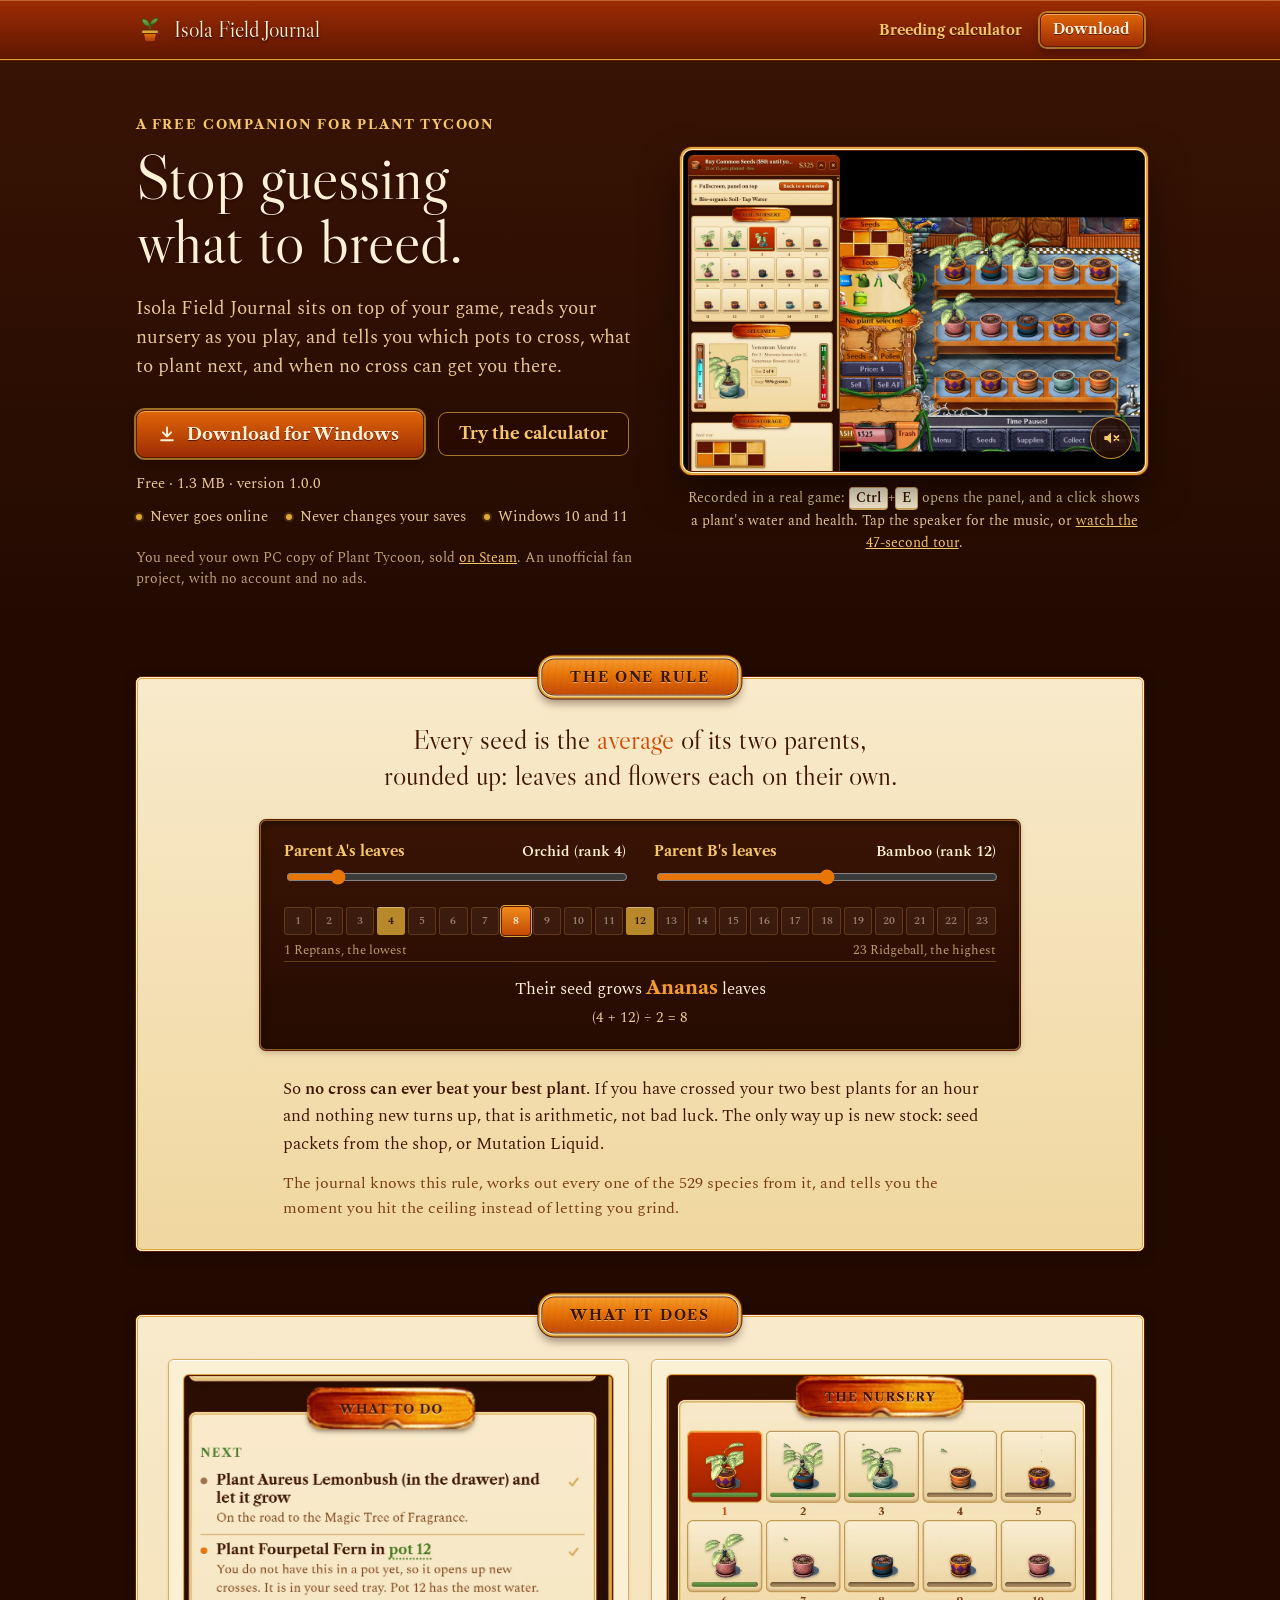
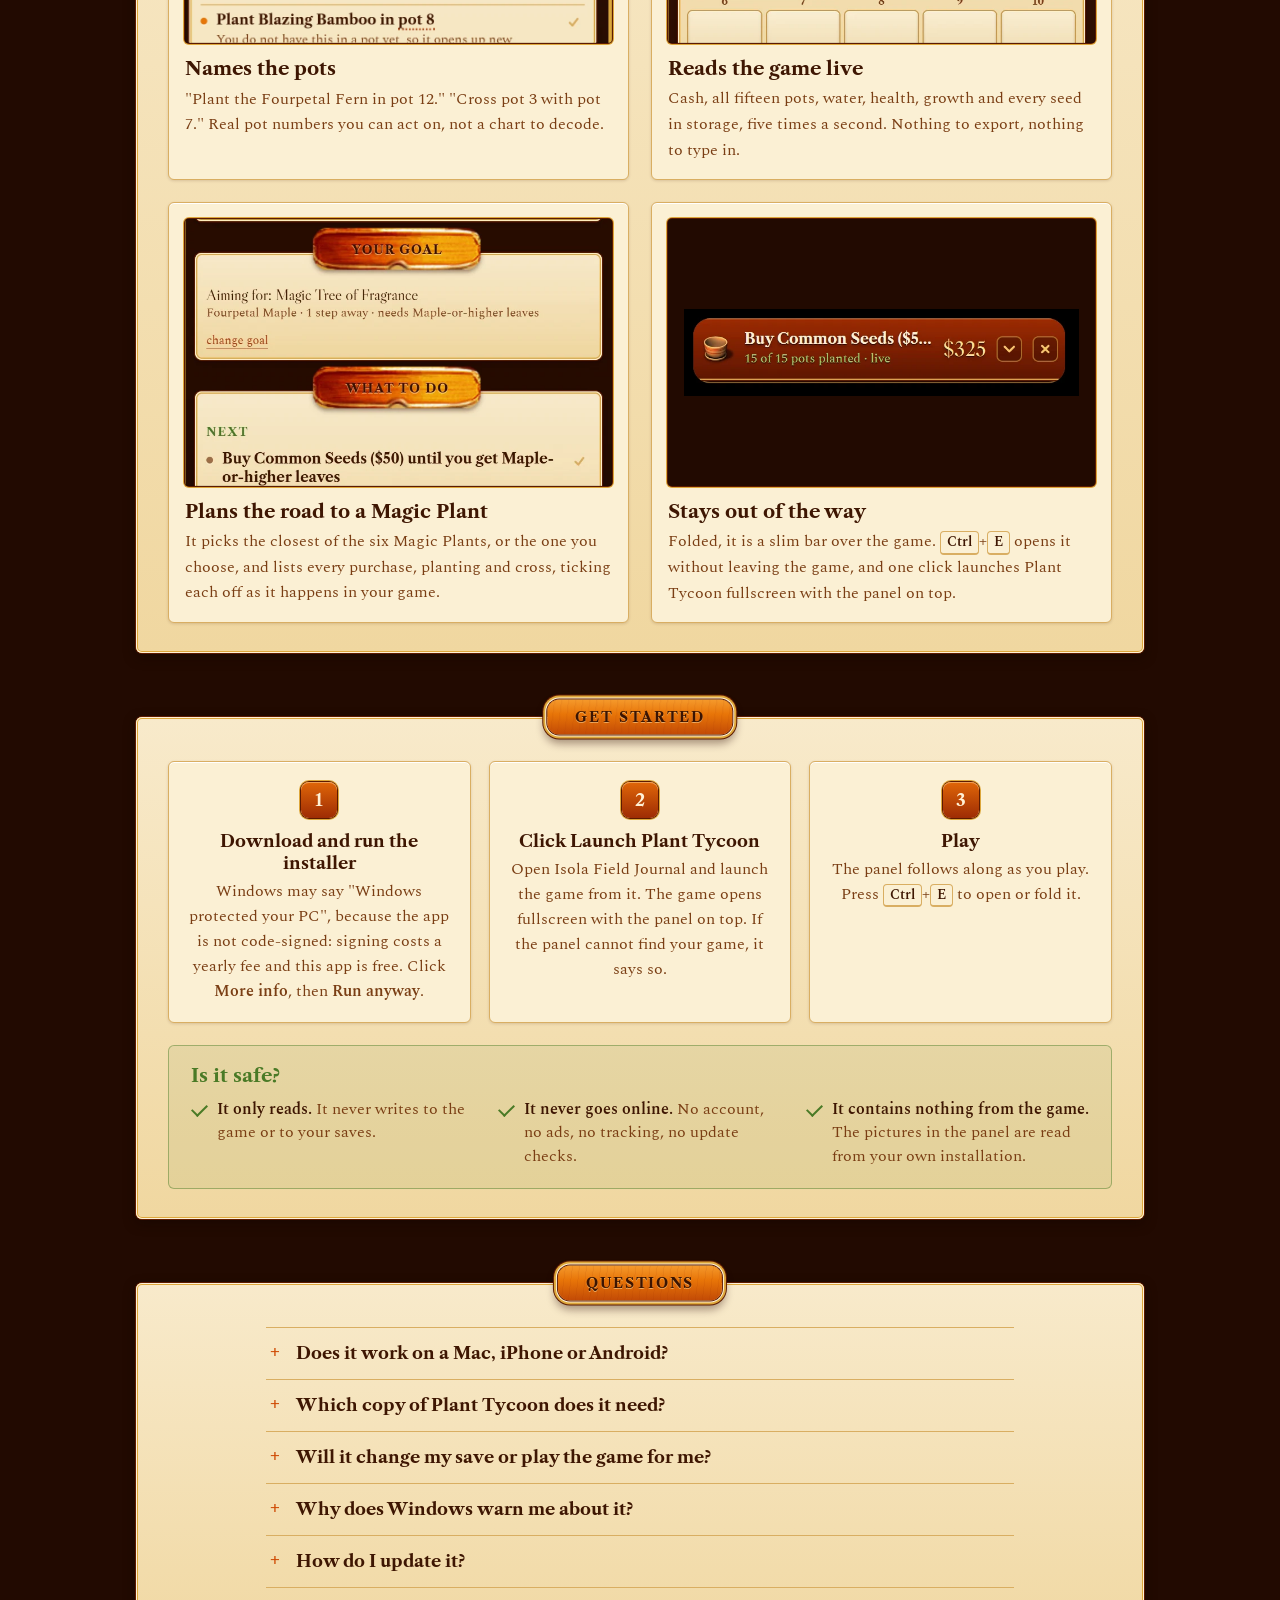
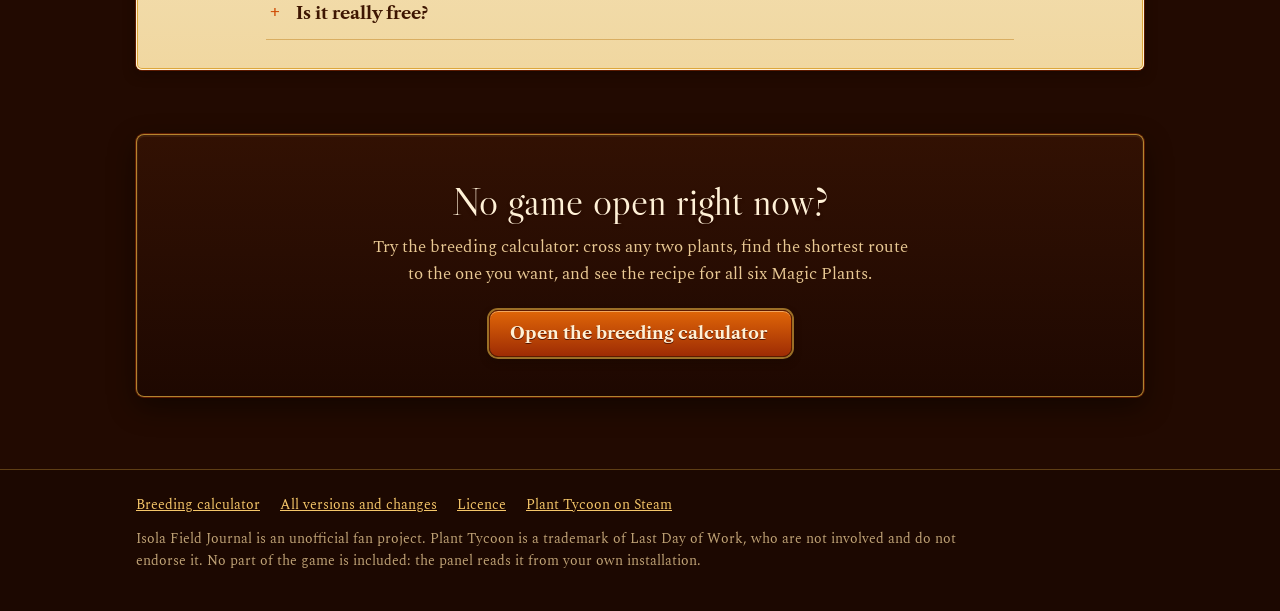
<file: index.html>
<!doctype html>
<html lang="en">
<head>
<meta charset="utf-8">
<meta name="viewport" content="width=device-width, initial-scale=1">
<title>Isola Field Journal: a live breeding companion for Plant Tycoon</title>
<meta name="description" content="A free overlay for Plant Tycoon on Windows. It reads your nursery as you play and tells you which pots to cross, what to plant next, and when no cross can get you there.">
<link rel="canonical" href="https://kjubikstronk.github.io/isola-field-journal/">
<meta property="og:type" content="website">
<meta property="og:site_name" content="Isola Field Journal">
<meta property="og:title" content="Isola Field Journal: stop guessing what to breed in Plant Tycoon">
<meta property="og:description" content="A free overlay that reads your nursery live and names the pots to cross. Windows, 1.3 MB, no account, nothing sent anywhere.">
<meta property="og:url" content="https://kjubikstronk.github.io/isola-field-journal/">
<meta property="og:image" content="https://kjubikstronk.github.io/isola-field-journal/media/og.png">
<meta property="og:image:width" content="1200">
<meta property="og:image:height" content="630">
<meta name="twitter:card" content="summary_large_image">
<meta name="color-scheme" content="dark">
<meta name="theme-color" content="#3A1404">
<link rel="icon" href="favicon.svg" type="image/svg+xml">
<link rel="stylesheet" href="site.css">
</head>
<body>

<header class="topbar">
  <div class="topbar-in">
    <a class="wordmark" href="./"><img src="favicon.svg" alt="" width="28" height="28">Isola Field Journal</a>
    <nav class="topnav" aria-label="Site">
      <a href="calculator.html">Breeding calculator</a>
      <a class="btn-wood small hide-small" href="https://github.com/Kjubikstronk/isola-field-journal/releases/latest/download/IsolaFieldJournal-setup.exe">Download</a>
    </nav>
  </div>
</header>

<main>
  <section class="hero">
    <div>
      <p class="eyebrow">A free companion for Plant Tycoon</p>
      <h1>Stop guessing what to breed.</h1>
      <p class="lede">Isola Field Journal sits on top of your game, reads your nursery as you play, and tells you which pots to cross, what to plant next, and when no cross can get you there.</p>
      <div class="cta-row">
        <a class="btn-wood" href="https://github.com/Kjubikstronk/isola-field-journal/releases/latest/download/IsolaFieldJournal-setup.exe">
          <svg viewBox="0 0 24 24" width="20" height="20" aria-hidden="true"><path d="M12 4v11M7 10l5 5 5-5M5 19.5h14" fill="none" stroke="currentColor" stroke-width="2.2" stroke-linecap="round" stroke-linejoin="round"/></svg>
          Download for Windows
        </a>
        <a class="btn-ghost" href="calculator.html">Try the calculator</a>
      </div>
      <p class="cta-meta">Free &middot; 1.3&nbsp;MB &middot; version 1.0.0</p>
      <ul class="trust" aria-label="In short">
        <li>Never goes online</li>
        <li>Never changes your saves</li>
        <li>Windows 10 and 11</li>
      </ul>
      <p class="only-small">On your phone? The app runs on a Windows PC, so open this page there. The <a href="calculator.html">breeding calculator</a> works right here.</p>
      <p class="fineprint">You need your own PC copy of Plant Tycoon, sold <a href="https://store.steampowered.com/app/16120/Plant_Tycoon/">on Steam</a>. An unofficial fan project, with no account and no ads.</p>
    </div>
    <figure class="hero-media">
      <div class="frame">
        <video id="heroVideo" autoplay muted loop playsinline preload="metadata" poster="media/hero.webp" width="1180" height="820"
               aria-label="Real play: the folded panel sits beside Plant Tycoon, Ctrl+E opens it, and clicking pots shows each plant with its water and health.">
          <source src="media/hero.mp4" type="video/mp4">
        </video>
        <button class="sound" id="heroSound" type="button" aria-pressed="false" aria-label="Play the music">
          <svg class="sound-off" viewBox="0 0 24 24" width="20" height="20" aria-hidden="true"><path d="M4 9.5h3.5L12 5.5v13L7.5 14.5H4z" fill="currentColor"/><path d="M16 9.5l5 5M21 9.5l-5 5" fill="none" stroke="currentColor" stroke-width="2" stroke-linecap="round"/></svg>
          <svg class="sound-on" viewBox="0 0 24 24" width="20" height="20" aria-hidden="true"><path d="M4 9.5h3.5L12 5.5v13L7.5 14.5H4z" fill="currentColor"/><path d="M15.5 9a4.2 4.2 0 0 1 0 6M18.2 6.5a8 8 0 0 1 0 11" fill="none" stroke="currentColor" stroke-width="2" stroke-linecap="round"/></svg>
        </button>
      </div>
      <figcaption>Recorded in a real game: <kbd>Ctrl</kbd>+<kbd>E</kbd> opens the panel, and a click shows a plant's water and health. Tap the speaker for the music, or <a href="media/promo.mp4">watch the 47-second tour</a>.</figcaption>
    </figure>
  </section>

  <section class="plate" aria-labelledby="ruleTitle">
    <h2 class="plaque" id="ruleTitle">The one rule</h2>
    <p class="big">Every seed is the <em>average</em> of its two parents, rounded up: leaves and flowers each on their own.</p>
    <div class="demo" id="demo">
      <div class="demo-parents">
        <div class="demo-row">
          <label for="rankA">Parent A's leaves</label>
          <output for="rankA" id="nameA">Orchid (rank 4)</output>
          <input type="range" id="rankA" min="1" max="23" value="4">
        </div>
        <div class="demo-row">
          <label for="rankB">Parent B's leaves</label>
          <output for="rankB" id="nameB">Bamboo (rank 12)</output>
          <input type="range" id="rankB" min="1" max="23" value="12">
        </div>
      </div>
      <div class="track" id="track" aria-hidden="true"></div>
      <div class="track-key" aria-hidden="true"><span>1 Reptans, the lowest</span><span>23 Ridgeball, the highest</span></div>
      <p class="demo-result" aria-live="polite">Their seed grows <strong id="nameChild">Ananas</strong> leaves <span class="demo-sum" id="rankChild">(4 + 12) &divide; 2 = 8</span></p>
    </div>
    <div class="narrow">
      <p>So <strong>no cross can ever beat your best plant</strong>. If you have crossed your two best plants for an hour and nothing new turns up, that is arithmetic, not bad luck. The only way up is new stock: seed packets from the shop, or Mutation Liquid.</p>
      <p class="note">The journal knows this rule, works out every one of the 529 species from it, and tells you the moment you hit the ceiling instead of letting you grind.</p>
    </div>
  </section>

  <section class="plate" aria-labelledby="doesTitle">
    <h2 class="plaque" id="doesTitle">What it does</h2>
    <div class="features">
      <article class="feature">
        <figure class="shot"><img src="media/advice.webp" width="950" height="593" alt="The panel's advice: plant the Aureus Lemonbush from the drawer, then which seed goes in which numbered pot." loading="lazy"></figure>
        <div>
          <h3>Names the pots</h3>
          <p>"Plant the Fourpetal Fern in pot 12." "Cross pot 3 with pot 7." Real pot numbers you can act on, not a chart to decode.</p>
        </div>
      </article>
      <article class="feature">
        <figure class="shot"><img src="media/seeds.webp" width="760" height="474" alt="The nursery in the panel during real play: the player's own plants in pots 1, 2, 3 and 6, with pot 1 selected." loading="lazy"></figure>
        <div>
          <h3>Reads the game live</h3>
          <p>Cash, all fifteen pots, water, health, growth and every seed in storage, five times a second. Nothing to export, nothing to type in.</p>
        </div>
      </article>
      <article class="feature">
        <figure class="shot"><img src="media/road.webp" width="760" height="474" alt="The goal in the panel during real play: aiming for the Magic Tree of Fragrance, one step away, and the next thing to do." loading="lazy"></figure>
        <div>
          <h3>Plans the road to a Magic Plant</h3>
          <p>It picks the closest of the six Magic Plants, or the one you choose, and lists every purchase, planting and cross, ticking each off as it happens in your game.</p>
        </div>
      </article>
      <article class="feature">
        <figure class="shot is-bar"><img src="media/bar.webp" width="680" height="150" alt="The panel folded into a slim bar during real play: the next step, 15 of 15 pots planted, read live, and the cash." loading="lazy"></figure>
        <div>
          <h3>Stays out of the way</h3>
          <p>Folded, it is a slim bar over the game. <kbd>Ctrl</kbd>+<kbd>E</kbd> opens it without leaving the game, and one click launches Plant Tycoon fullscreen with the panel on top.</p>
        </div>
      </article>
    </div>
  </section>

  <section class="plate" id="start" aria-labelledby="startTitle">
    <h2 class="plaque" id="startTitle">Get started</h2>
    <ol class="steps">
      <li>
        <strong>Download and run the installer</strong>
        <p>Windows may say "Windows protected your PC", because the app is not code-signed: signing costs a yearly fee and this app is free. Click <b>More info</b>, then <b>Run anyway</b>.</p>
      </li>
      <li>
        <strong>Click Launch Plant Tycoon</strong>
        <p>Open Isola Field Journal and launch the game from it. The game opens fullscreen with the panel on top. If the panel cannot find your game, it says so.</p>
      </li>
      <li>
        <strong>Play</strong>
        <p>The panel follows along as you play. Press <kbd>Ctrl</kbd>+<kbd>E</kbd> to open or fold it.</p>
      </li>
    </ol>
    <div class="safe">
      <h3>Is it safe?</h3>
      <ul>
        <li><b>It only reads.</b> It never writes to the game or to your saves.</li>
        <li><b>It never goes online.</b> No account, no ads, no tracking, no update checks.</li>
        <li><b>It contains nothing from the game.</b> The pictures in the panel are read from your own installation.</li>
      </ul>
    </div>
  </section>

  <section class="plate" aria-labelledby="faqTitle">
    <h2 class="plaque" id="faqTitle">Questions</h2>
    <div class="faq">
      <details>
        <summary>Does it work on a Mac, iPhone or Android?</summary>
        <p>No. It is for Windows 10 and 11, with the PC version of Plant Tycoon.</p>
      </details>
      <details>
        <summary>Which copy of Plant Tycoon does it need?</summary>
        <p>It was built on the standalone PC version, and it also looks for the game in your Steam libraries on every drive. If it cannot find your copy, it tells you where it looked.</p>
      </details>
      <details>
        <summary>Will it change my save or play the game for me?</summary>
        <p>Neither. It never writes anything, and it never clicks anything. It tells you what to do; you still play.</p>
      </details>
      <details>
        <summary>Why does Windows warn me about it?</summary>
        <p>Windows warns about every program that is not code-signed, and signing costs a yearly fee. This app is free, so it is not signed. Click "More info", then "Run anyway".</p>
      </details>
      <details>
        <summary>How do I update it?</summary>
        <p>Download the latest version from this page and install it over the old one. Hover over the panel's close button to see which version you have. The app never checks online by itself.</p>
      </details>
      <details>
        <summary>Is it really free?</summary>
        <p>Yes. No ads, no account, nothing to buy, now or later.</p>
      </details>
    </div>
  </section>

  <section class="closing">
    <h2>No game open right now?</h2>
    <p>Try the breeding calculator: cross any two plants, find the shortest route to the one you want, and see the recipe for all six Magic Plants.</p>
    <a class="btn-wood" href="calculator.html">Open the breeding calculator</a>
  </section>
</main>

<footer class="footer">
  <div class="footer-in">
    <nav aria-label="More">
      <a href="calculator.html">Breeding calculator</a>
      <a href="https://github.com/Kjubikstronk/isola-field-journal/releases">All versions and changes</a>
      <a href="LICENSE.txt">Licence</a>
      <a href="https://store.steampowered.com/app/16120/Plant_Tycoon/">Plant Tycoon on Steam</a>
    </nav>
    <p>Isola Field Journal is an unofficial fan project. Plant Tycoon is a trademark of Last Day of Work, who are not involved and do not endorse it. No part of the game is included: the panel reads it from your own installation.</p>
  </div>
</footer>

<script type="module" src="hook.js"></script>
</body>
</html>
</file>
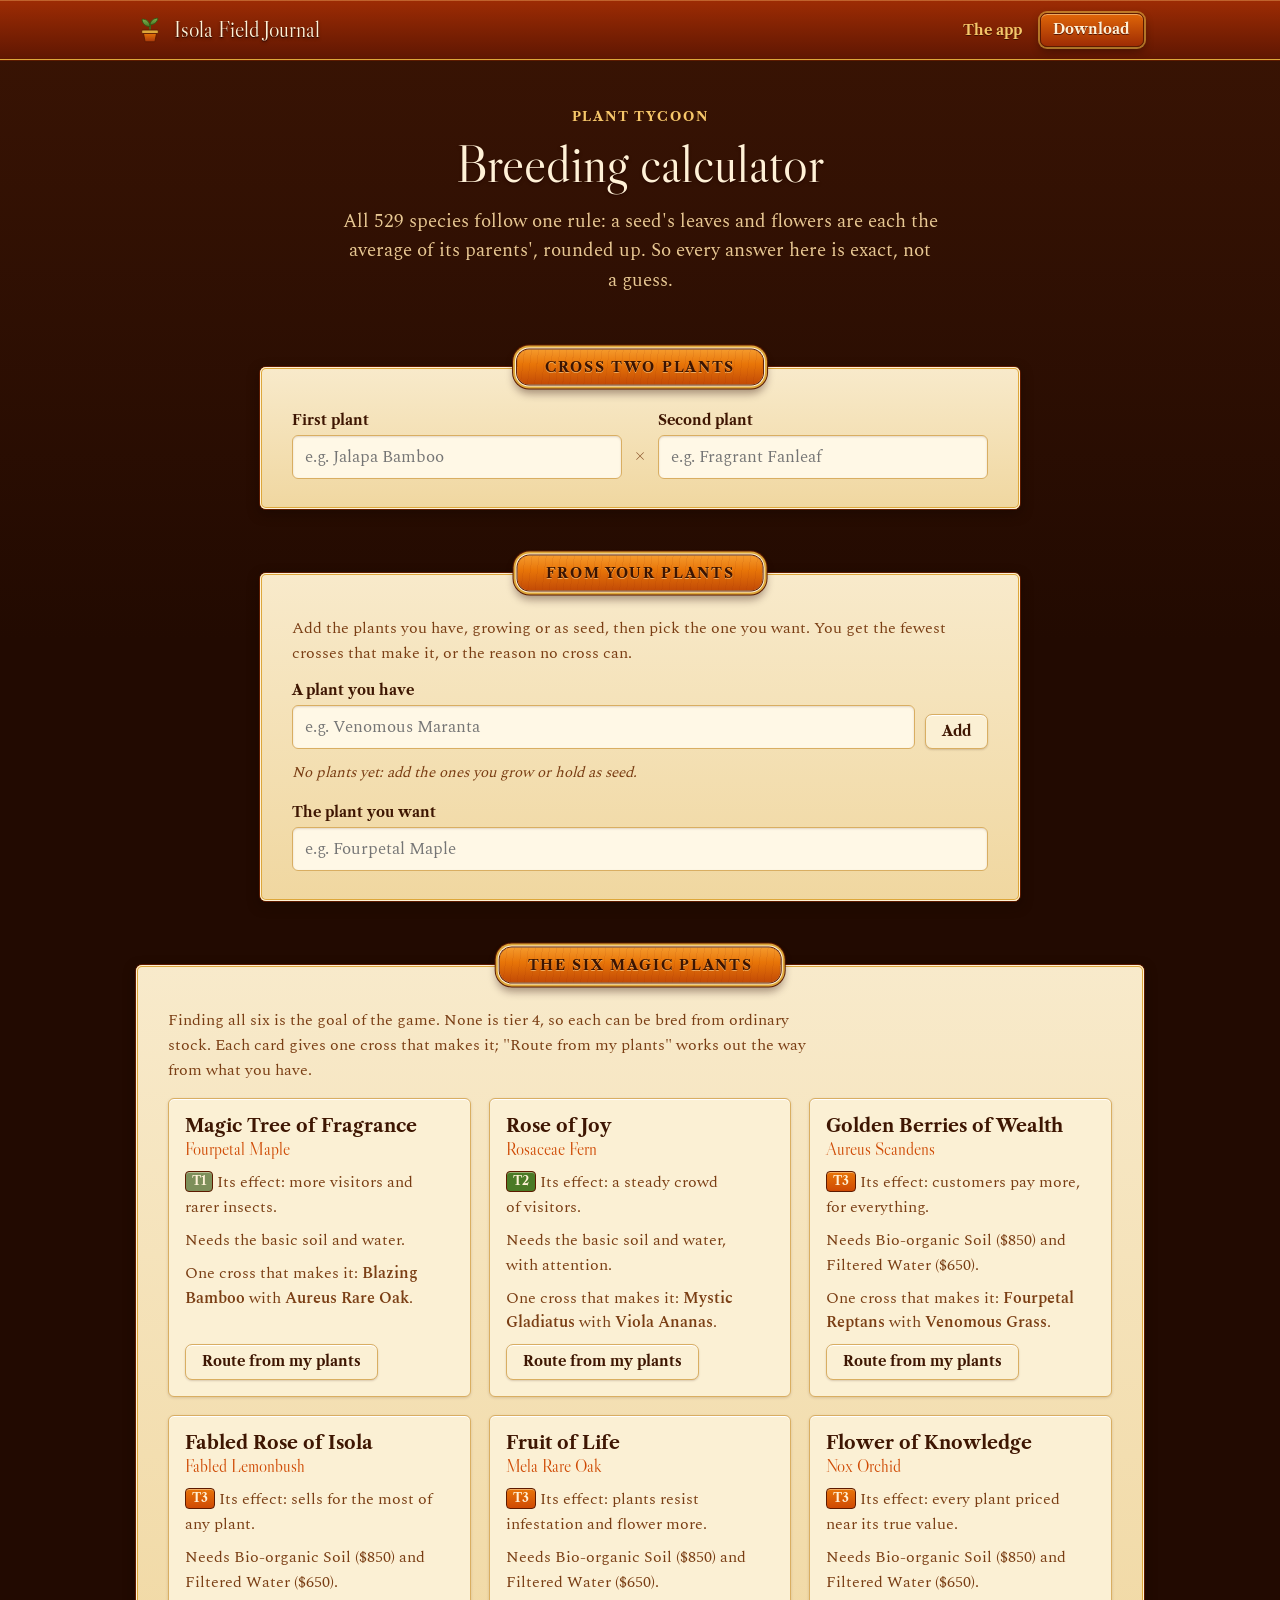
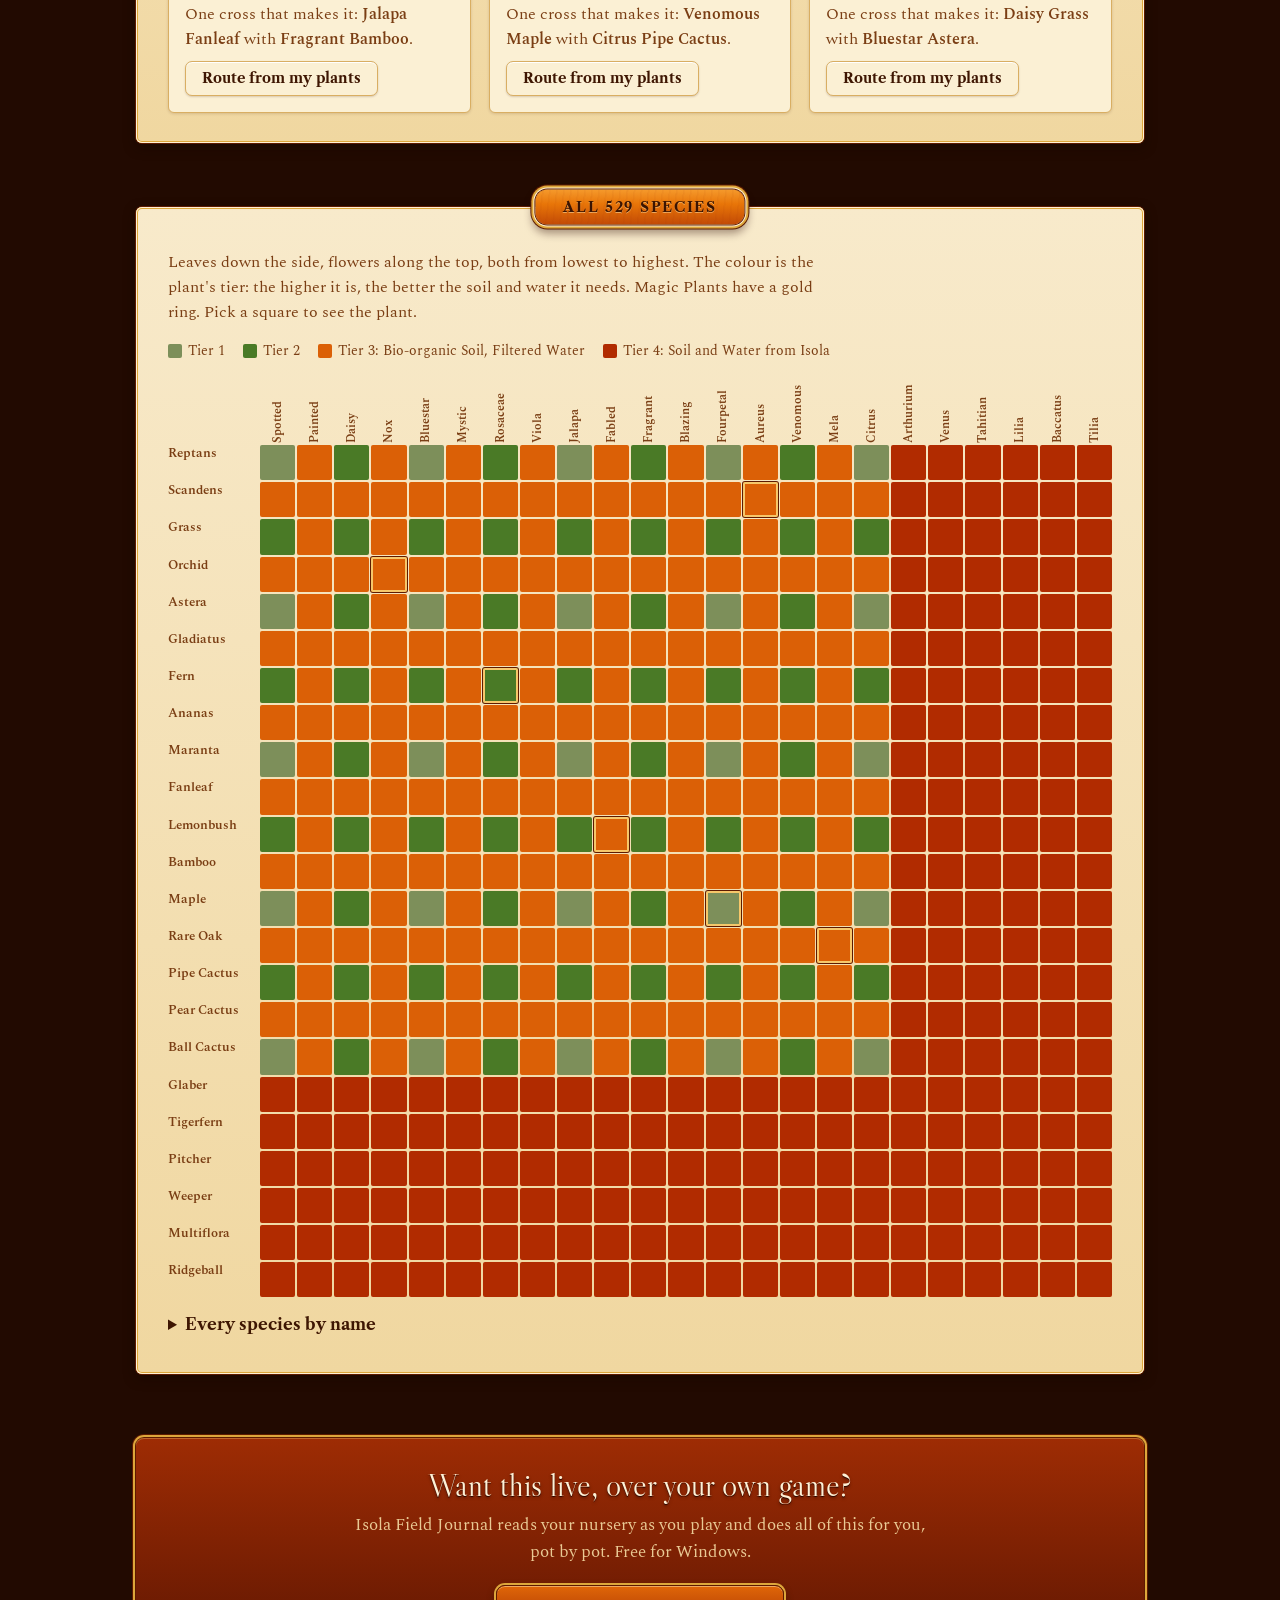
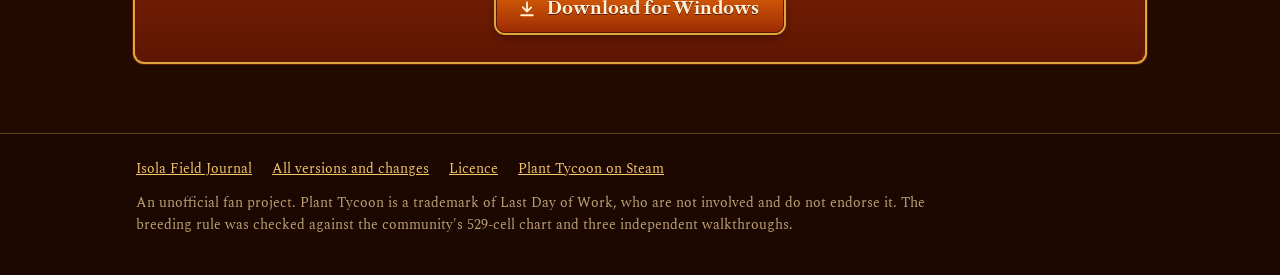
<file: calculator.html>
<!doctype html>
<html lang="en">
<head>
<meta charset="utf-8">
<meta name="viewport" content="width=device-width, initial-scale=1">
<title>Plant Tycoon Breeding Calculator: all 529 species and the six Magic Plants</title>
<meta name="description" content="Cross any two Plant Tycoon plants, find the shortest breeding route from the plants you have to the one you want, and get a recipe for all six Magic Plants. Free, exact, no sign-up.">
<link rel="canonical" href="https://kjubikstronk.github.io/isola-field-journal/calculator.html">
<meta property="og:type" content="website">
<meta property="og:site_name" content="Isola Field Journal">
<meta property="og:title" content="Plant Tycoon Breeding Calculator">
<meta property="og:description" content="Every cross, the shortest route to any plant, and a recipe for all six Magic Plants. Exact, because breeding is one rule.">
<meta property="og:url" content="https://kjubikstronk.github.io/isola-field-journal/calculator.html">
<meta property="og:image" content="https://kjubikstronk.github.io/isola-field-journal/media/og.png">
<meta property="og:image:width" content="1200">
<meta property="og:image:height" content="630">
<meta name="twitter:card" content="summary_large_image">
<meta name="color-scheme" content="dark">
<meta name="theme-color" content="#3A1404">
<link rel="icon" href="favicon.svg" type="image/svg+xml">
<link rel="stylesheet" href="site.css">
</head>
<body>

<header class="topbar">
  <div class="topbar-in">
    <a class="wordmark" href="./"><img src="favicon.svg" alt="" width="28" height="28">Isola Field Journal</a>
    <nav class="topnav" aria-label="Site">
      <a href="./">The app</a>
      <a class="btn-wood small hide-small" href="https://github.com/Kjubikstronk/isola-field-journal/releases/latest/download/IsolaFieldJournal-setup.exe">Download</a>
    </nav>
  </div>
</header>

<main>
  <div class="page-head">
    <p class="eyebrow">Plant Tycoon</p>
    <h1>Breeding calculator</h1>
    <p class="lede">All 529 species follow one rule: a seed's leaves and flowers are each the average of its parents', rounded up. So every answer here is exact, not a guess.</p>
  </div>

  <section class="plate tool" aria-labelledby="crossTitle">
    <h2 class="plaque" id="crossTitle">Cross two plants</h2>
    <form class="cross-row" id="crossForm" novalidate>
      <label class="field"><span>First plant</span>
        <input id="crossA" list="speciesList" autocomplete="off" spellcheck="false" placeholder="e.g. Jalapa Bamboo"></label>
      <span class="times" aria-hidden="true">&times;</span>
      <label class="field"><span>Second plant</span>
        <input id="crossB" list="speciesList" autocomplete="off" spellcheck="false" placeholder="e.g. Fragrant Fanleaf"></label>
    </form>
    <div class="result" id="crossOut" aria-live="polite"></div>
  </section>

  <section class="plate tool" id="route" aria-labelledby="routeTitle">
    <h2 class="plaque" id="routeTitle">From your plants</h2>
    <p class="note">Add the plants you have, growing or as seed, then pick the one you want. You get the fewest crosses that make it, or the reason no cross can.</p>
    <form class="own-add" id="ownForm" novalidate>
      <label class="field"><span>A plant you have</span>
        <input id="ownInput" list="speciesList" autocomplete="off" spellcheck="false" placeholder="e.g. Venomous Maranta"></label>
      <button class="btn-paper" type="submit">Add</button>
    </form>
    <ul class="chips" id="ownList" aria-label="Your plants"></ul>
    <form id="targetForm" novalidate>
      <label class="field"><span>The plant you want</span>
        <input id="target" list="speciesList" autocomplete="off" spellcheck="false" placeholder="e.g. Fourpetal Maple"></label>
    </form>
    <div class="result" id="routeOut" aria-live="polite"></div>
  </section>

  <section class="plate" id="magic" aria-labelledby="magicTitle">
    <h2 class="plaque" id="magicTitle">The six Magic Plants</h2>
    <p class="note narrow">Finding all six is the goal of the game. None is tier 4, so each can be bred from ordinary stock. Each card gives one cross that makes it; "Route from my plants" works out the way from what you have.</p>
    <div class="magic-grid">
      <article class="magic">
        <h3>Magic Tree of Fragrance</h3>
        <p class="species">Fourpetal Maple</p>
        <p><span class="tier t1">T1</span> Its effect: more visitors and rarer insects.</p>
        <p>Needs the basic soil and water.</p>
        <p>One cross that makes it: <b>Blazing Bamboo</b> with <b>Aureus Rare Oak</b>.</p>
        <button class="btn-paper" type="button" data-target="Fourpetal Maple">Route from my plants</button>
      </article>
      <article class="magic">
        <h3>Rose of Joy</h3>
        <p class="species">Rosaceae Fern</p>
        <p><span class="tier t2">T2</span> Its effect: a steady crowd of visitors.</p>
        <p>Needs the basic soil and water, with attention.</p>
        <p>One cross that makes it: <b>Mystic Gladiatus</b> with <b>Viola Ananas</b>.</p>
        <button class="btn-paper" type="button" data-target="Rosaceae Fern">Route from my plants</button>
      </article>
      <article class="magic">
        <h3>Golden Berries of Wealth</h3>
        <p class="species">Aureus Scandens</p>
        <p><span class="tier t3">T3</span> Its effect: customers pay more, for everything.</p>
        <p>Needs Bio-organic Soil ($850) and Filtered Water ($650).</p>
        <p>One cross that makes it: <b>Fourpetal Reptans</b> with <b>Venomous Grass</b>.</p>
        <button class="btn-paper" type="button" data-target="Aureus Scandens">Route from my plants</button>
      </article>
      <article class="magic">
        <h3>Fabled Rose of Isola</h3>
        <p class="species">Fabled Lemonbush</p>
        <p><span class="tier t3">T3</span> Its effect: sells for the most of any plant.</p>
        <p>Needs Bio-organic Soil ($850) and Filtered Water ($650).</p>
        <p>One cross that makes it: <b>Jalapa Fanleaf</b> with <b>Fragrant Bamboo</b>.</p>
        <button class="btn-paper" type="button" data-target="Fabled Lemonbush">Route from my plants</button>
      </article>
      <article class="magic">
        <h3>Fruit of Life</h3>
        <p class="species">Mela Rare Oak</p>
        <p><span class="tier t3">T3</span> Its effect: plants resist infestation and flower more.</p>
        <p>Needs Bio-organic Soil ($850) and Filtered Water ($650).</p>
        <p>One cross that makes it: <b>Venomous Maple</b> with <b>Citrus Pipe Cactus</b>.</p>
        <button class="btn-paper" type="button" data-target="Mela Rare Oak">Route from my plants</button>
      </article>
      <article class="magic">
        <h3>Flower of Knowledge</h3>
        <p class="species">Nox Orchid</p>
        <p><span class="tier t3">T3</span> Its effect: every plant priced near its true value.</p>
        <p>Needs Bio-organic Soil ($850) and Filtered Water ($650).</p>
        <p>One cross that makes it: <b>Daisy Grass</b> with <b>Bluestar Astera</b>.</p>
        <button class="btn-paper" type="button" data-target="Nox Orchid">Route from my plants</button>
      </article>
    </div>
  </section>

  <section class="plate" id="chart" aria-labelledby="chartTitle">
    <h2 class="plaque" id="chartTitle">All 529 species</h2>
    <p class="note narrow">Leaves down the side, flowers along the top, both from lowest to highest. The colour is the plant's tier: the higher it is, the better the soil and water it needs. Magic Plants have a gold ring. Pick a square to see the plant.</p>
    <div class="legend" aria-hidden="true">
      <span><i style="background:var(--t1-flat)"></i>Tier 1</span>
      <span><i style="background:var(--t2-flat)"></i>Tier 2</span>
      <span><i style="background:var(--t3-flat)"></i>Tier 3: Bio-organic Soil, Filtered Water</span>
      <span><i style="background:var(--t4-flat)"></i>Tier 4: Soil and Water from Isola</span>
    </div>
    <div class="chart-wrap"><div class="chart" id="chartGrid" role="group" aria-label="All 529 species by leaves and flowers"></div></div>
    <div class="result" id="chartOut" aria-live="polite"></div>
    <details class="all-species">
      <summary>Every species by name</summary>
      <div class="species-columns">
        <section><h4>Reptans leaves</h4><ul><li>Spotted Reptans</li><li>Painted Reptans</li><li>Daisy Reptans</li><li>Nox Reptans</li><li>Bluestar Reptans</li><li>Mystic Reptans</li><li>Rosaceae Reptans</li><li>Viola Reptans</li><li>Jalapa Reptans</li><li>Fabled Reptans</li><li>Fragrant Reptans</li><li>Blazing Reptans</li><li>Fourpetal Reptans</li><li>Aureus Reptans</li><li>Venomous Reptans</li><li>Mela Reptans</li><li>Citrus Reptans</li><li>Arthurium Reptans</li><li>Venus Reptans</li><li>Tahitian Reptans</li><li>Lilia Reptans</li><li>Baccatus Reptans</li><li>Tilia Reptans</li></ul></section>
        <section><h4>Scandens leaves</h4><ul><li>Spotted Scandens</li><li>Painted Scandens</li><li>Daisy Scandens</li><li>Nox Scandens</li><li>Bluestar Scandens</li><li>Mystic Scandens</li><li>Rosaceae Scandens</li><li>Viola Scandens</li><li>Jalapa Scandens</li><li>Fabled Scandens</li><li>Fragrant Scandens</li><li>Blazing Scandens</li><li>Fourpetal Scandens</li><li>Aureus Scandens</li><li>Venomous Scandens</li><li>Mela Scandens</li><li>Citrus Scandens</li><li>Arthurium Scandens</li><li>Venus Scandens</li><li>Tahitian Scandens</li><li>Lilia Scandens</li><li>Baccatus Scandens</li><li>Tilia Scandens</li></ul></section>
        <section><h4>Grass leaves</h4><ul><li>Spotted Grass</li><li>Painted Grass</li><li>Daisy Grass</li><li>Nox Grass</li><li>Bluestar Grass</li><li>Mystic Grass</li><li>Rosaceae Grass</li><li>Viola Grass</li><li>Jalapa Grass</li><li>Fabled Grass</li><li>Fragrant Grass</li><li>Blazing Grass</li><li>Fourpetal Grass</li><li>Aureus Grass</li><li>Venomous Grass</li><li>Mela Grass</li><li>Citrus Grass</li><li>Arthurium Grass</li><li>Venus Grass</li><li>Tahitian Grass</li><li>Lilia Grass</li><li>Baccatus Grass</li><li>Tilia Grass</li></ul></section>
        <section><h4>Orchid leaves</h4><ul><li>Spotted Orchid</li><li>Painted Orchid</li><li>Daisy Orchid</li><li>Nox Orchid</li><li>Bluestar Orchid</li><li>Mystic Orchid</li><li>Rosaceae Orchid</li><li>Viola Orchid</li><li>Jalapa Orchid</li><li>Fabled Orchid</li><li>Fragrant Orchid</li><li>Blazing Orchid</li><li>Fourpetal Orchid</li><li>Aureus Orchid</li><li>Venomous Orchid</li><li>Mela Orchid</li><li>Citrus Orchid</li><li>Arthurium Orchid</li><li>Venus Orchid</li><li>Tahitian Orchid</li><li>Lilia Orchid</li><li>Baccatus Orchid</li><li>Tilia Orchid</li></ul></section>
        <section><h4>Astera leaves</h4><ul><li>Spotted Astera</li><li>Painted Astera</li><li>Daisy Astera</li><li>Nox Astera</li><li>Bluestar Astera</li><li>Mystic Astera</li><li>Rosaceae Astera</li><li>Viola Astera</li><li>Jalapa Astera</li><li>Fabled Astera</li><li>Fragrant Astera</li><li>Blazing Astera</li><li>Fourpetal Astera</li><li>Aureus Astera</li><li>Venomous Astera</li><li>Mela Astera</li><li>Citrus Astera</li><li>Arthurium Astera</li><li>Venus Astera</li><li>Tahitian Astera</li><li>Lilia Astera</li><li>Baccatus Astera</li><li>Tilia Astera</li></ul></section>
        <section><h4>Gladiatus leaves</h4><ul><li>Spotted Gladiatus</li><li>Painted Gladiatus</li><li>Daisy Gladiatus</li><li>Nox Gladiatus</li><li>Bluestar Gladiatus</li><li>Mystic Gladiatus</li><li>Rosaceae Gladiatus</li><li>Viola Gladiatus</li><li>Jalapa Gladiatus</li><li>Fabled Gladiatus</li><li>Fragrant Gladiatus</li><li>Blazing Gladiatus</li><li>Fourpetal Gladiatus</li><li>Aureus Gladiatus</li><li>Venomous Gladiatus</li><li>Mela Gladiatus</li><li>Citrus Gladiatus</li><li>Arthurium Gladiatus</li><li>Venus Gladiatus</li><li>Tahitian Gladiatus</li><li>Lilia Gladiatus</li><li>Baccatus Gladiatus</li><li>Tilia Gladiatus</li></ul></section>
        <section><h4>Fern leaves</h4><ul><li>Spotted Fern</li><li>Painted Fern</li><li>Daisy Fern</li><li>Nox Fern</li><li>Bluestar Fern</li><li>Mystic Fern</li><li>Rosaceae Fern</li><li>Viola Fern</li><li>Jalapa Fern</li><li>Fabled Fern</li><li>Fragrant Fern</li><li>Blazing Fern</li><li>Fourpetal Fern</li><li>Aureus Fern</li><li>Venomous Fern</li><li>Mela Fern</li><li>Citrus Fern</li><li>Arthurium Fern</li><li>Venus Fern</li><li>Tahitian Fern</li><li>Lilia Fern</li><li>Baccatus Fern</li><li>Tilia Fern</li></ul></section>
        <section><h4>Ananas leaves</h4><ul><li>Spotted Ananas</li><li>Painted Ananas</li><li>Daisy Ananas</li><li>Nox Ananas</li><li>Bluestar Ananas</li><li>Mystic Ananas</li><li>Rosaceae Ananas</li><li>Viola Ananas</li><li>Jalapa Ananas</li><li>Fabled Ananas</li><li>Fragrant Ananas</li><li>Blazing Ananas</li><li>Fourpetal Ananas</li><li>Aureus Ananas</li><li>Venomous Ananas</li><li>Mela Ananas</li><li>Citrus Ananas</li><li>Arthurium Ananas</li><li>Venus Ananas</li><li>Tahitian Ananas</li><li>Lilia Ananas</li><li>Baccatus Ananas</li><li>Tilia Ananas</li></ul></section>
        <section><h4>Maranta leaves</h4><ul><li>Spotted Maranta</li><li>Painted Maranta</li><li>Daisy Maranta</li><li>Nox Maranta</li><li>Bluestar Maranta</li><li>Mystic Maranta</li><li>Rosaceae Maranta</li><li>Viola Maranta</li><li>Jalapa Maranta</li><li>Fabled Maranta</li><li>Fragrant Maranta</li><li>Blazing Maranta</li><li>Fourpetal Maranta</li><li>Aureus Maranta</li><li>Venomous Maranta</li><li>Mela Maranta</li><li>Citrus Maranta</li><li>Arthurium Maranta</li><li>Venus Maranta</li><li>Tahitian Maranta</li><li>Lilia Maranta</li><li>Baccatus Maranta</li><li>Tilia Maranta</li></ul></section>
        <section><h4>Fanleaf leaves</h4><ul><li>Spotted Fanleaf</li><li>Painted Fanleaf</li><li>Daisy Fanleaf</li><li>Nox Fanleaf</li><li>Bluestar Fanleaf</li><li>Mystic Fanleaf</li><li>Rosaceae Fanleaf</li><li>Viola Fanleaf</li><li>Jalapa Fanleaf</li><li>Fabled Fanleaf</li><li>Fragrant Fanleaf</li><li>Blazing Fanleaf</li><li>Fourpetal Fanleaf</li><li>Aureus Fanleaf</li><li>Venomous Fanleaf</li><li>Mela Fanleaf</li><li>Citrus Fanleaf</li><li>Arthurium Fanleaf</li><li>Venus Fanleaf</li><li>Tahitian Fanleaf</li><li>Lilia Fanleaf</li><li>Baccatus Fanleaf</li><li>Tilia Fanleaf</li></ul></section>
        <section><h4>Lemonbush leaves</h4><ul><li>Spotted Lemonbush</li><li>Painted Lemonbush</li><li>Daisy Lemonbush</li><li>Nox Lemonbush</li><li>Bluestar Lemonbush</li><li>Mystic Lemonbush</li><li>Rosaceae Lemonbush</li><li>Viola Lemonbush</li><li>Jalapa Lemonbush</li><li>Fabled Lemonbush</li><li>Fragrant Lemonbush</li><li>Blazing Lemonbush</li><li>Fourpetal Lemonbush</li><li>Aureus Lemonbush</li><li>Venomous Lemonbush</li><li>Mela Lemonbush</li><li>Citrus Lemonbush</li><li>Arthurium Lemonbush</li><li>Venus Lemonbush</li><li>Tahitian Lemonbush</li><li>Lilia Lemonbush</li><li>Baccatus Lemonbush</li><li>Tilia Lemonbush</li></ul></section>
        <section><h4>Bamboo leaves</h4><ul><li>Spotted Bamboo</li><li>Painted Bamboo</li><li>Daisy Bamboo</li><li>Nox Bamboo</li><li>Bluestar Bamboo</li><li>Mystic Bamboo</li><li>Rosaceae Bamboo</li><li>Viola Bamboo</li><li>Jalapa Bamboo</li><li>Fabled Bamboo</li><li>Fragrant Bamboo</li><li>Blazing Bamboo</li><li>Fourpetal Bamboo</li><li>Aureus Bamboo</li><li>Venomous Bamboo</li><li>Mela Bamboo</li><li>Citrus Bamboo</li><li>Arthurium Bamboo</li><li>Venus Bamboo</li><li>Tahitian Bamboo</li><li>Lilia Bamboo</li><li>Baccatus Bamboo</li><li>Tilia Bamboo</li></ul></section>
        <section><h4>Maple leaves</h4><ul><li>Spotted Maple</li><li>Painted Maple</li><li>Daisy Maple</li><li>Nox Maple</li><li>Bluestar Maple</li><li>Mystic Maple</li><li>Rosaceae Maple</li><li>Viola Maple</li><li>Jalapa Maple</li><li>Fabled Maple</li><li>Fragrant Maple</li><li>Blazing Maple</li><li>Fourpetal Maple</li><li>Aureus Maple</li><li>Venomous Maple</li><li>Mela Maple</li><li>Citrus Maple</li><li>Arthurium Maple</li><li>Venus Maple</li><li>Tahitian Maple</li><li>Lilia Maple</li><li>Baccatus Maple</li><li>Tilia Maple</li></ul></section>
        <section><h4>Rare Oak leaves</h4><ul><li>Spotted Rare Oak</li><li>Painted Rare Oak</li><li>Daisy Rare Oak</li><li>Nox Rare Oak</li><li>Bluestar Rare Oak</li><li>Mystic Rare Oak</li><li>Rosaceae Rare Oak</li><li>Viola Rare Oak</li><li>Jalapa Rare Oak</li><li>Fabled Rare Oak</li><li>Fragrant Rare Oak</li><li>Blazing Rare Oak</li><li>Fourpetal Rare Oak</li><li>Aureus Rare Oak</li><li>Venomous Rare Oak</li><li>Mela Rare Oak</li><li>Citrus Rare Oak</li><li>Arthurium Rare Oak</li><li>Venus Rare Oak</li><li>Tahitian Rare Oak</li><li>Lilia Rare Oak</li><li>Baccatus Rare Oak</li><li>Tilia Rare Oak</li></ul></section>
        <section><h4>Pipe Cactus leaves</h4><ul><li>Spotted Pipe Cactus</li><li>Painted Pipe Cactus</li><li>Daisy Pipe Cactus</li><li>Nox Pipe Cactus</li><li>Bluestar Pipe Cactus</li><li>Mystic Pipe Cactus</li><li>Rosaceae Pipe Cactus</li><li>Viola Pipe Cactus</li><li>Jalapa Pipe Cactus</li><li>Fabled Pipe Cactus</li><li>Fragrant Pipe Cactus</li><li>Blazing Pipe Cactus</li><li>Fourpetal Pipe Cactus</li><li>Aureus Pipe Cactus</li><li>Venomous Pipe Cactus</li><li>Mela Pipe Cactus</li><li>Citrus Pipe Cactus</li><li>Arthurium Pipe Cactus</li><li>Venus Pipe Cactus</li><li>Tahitian Pipe Cactus</li><li>Lilia Pipe Cactus</li><li>Baccatus Pipe Cactus</li><li>Tilia Pipe Cactus</li></ul></section>
        <section><h4>Pear Cactus leaves</h4><ul><li>Spotted Pear Cactus</li><li>Painted Pear Cactus</li><li>Daisy Pear Cactus</li><li>Nox Pear Cactus</li><li>Bluestar Pear Cactus</li><li>Mystic Pear Cactus</li><li>Rosaceae Pear Cactus</li><li>Viola Pear Cactus</li><li>Jalapa Pear Cactus</li><li>Fabled Pear Cactus</li><li>Fragrant Pear Cactus</li><li>Blazing Pear Cactus</li><li>Fourpetal Pear Cactus</li><li>Aureus Pear Cactus</li><li>Venomous Pear Cactus</li><li>Mela Pear Cactus</li><li>Citrus Pear Cactus</li><li>Arthurium Pear Cactus</li><li>Venus Pear Cactus</li><li>Tahitian Pear Cactus</li><li>Lilia Pear Cactus</li><li>Baccatus Pear Cactus</li><li>Tilia Pear Cactus</li></ul></section>
        <section><h4>Ball Cactus leaves</h4><ul><li>Spotted Ball Cactus</li><li>Painted Ball Cactus</li><li>Daisy Ball Cactus</li><li>Nox Ball Cactus</li><li>Bluestar Ball Cactus</li><li>Mystic Ball Cactus</li><li>Rosaceae Ball Cactus</li><li>Viola Ball Cactus</li><li>Jalapa Ball Cactus</li><li>Fabled Ball Cactus</li><li>Fragrant Ball Cactus</li><li>Blazing Ball Cactus</li><li>Fourpetal Ball Cactus</li><li>Aureus Ball Cactus</li><li>Venomous Ball Cactus</li><li>Mela Ball Cactus</li><li>Citrus Ball Cactus</li><li>Arthurium Ball Cactus</li><li>Venus Ball Cactus</li><li>Tahitian Ball Cactus</li><li>Lilia Ball Cactus</li><li>Baccatus Ball Cactus</li><li>Tilia Ball Cactus</li></ul></section>
        <section><h4>Glaber leaves</h4><ul><li>Spotted Glaber</li><li>Painted Glaber</li><li>Daisy Glaber</li><li>Nox Glaber</li><li>Bluestar Glaber</li><li>Mystic Glaber</li><li>Rosaceae Glaber</li><li>Viola Glaber</li><li>Jalapa Glaber</li><li>Fabled Glaber</li><li>Fragrant Glaber</li><li>Blazing Glaber</li><li>Fourpetal Glaber</li><li>Aureus Glaber</li><li>Venomous Glaber</li><li>Mela Glaber</li><li>Citrus Glaber</li><li>Arthurium Glaber</li><li>Venus Glaber</li><li>Tahitian Glaber</li><li>Lilia Glaber</li><li>Baccatus Glaber</li><li>Tilia Glaber</li></ul></section>
        <section><h4>Tigerfern leaves</h4><ul><li>Spotted Tigerfern</li><li>Painted Tigerfern</li><li>Daisy Tigerfern</li><li>Nox Tigerfern</li><li>Bluestar Tigerfern</li><li>Mystic Tigerfern</li><li>Rosaceae Tigerfern</li><li>Viola Tigerfern</li><li>Jalapa Tigerfern</li><li>Fabled Tigerfern</li><li>Fragrant Tigerfern</li><li>Blazing Tigerfern</li><li>Fourpetal Tigerfern</li><li>Aureus Tigerfern</li><li>Venomous Tigerfern</li><li>Mela Tigerfern</li><li>Citrus Tigerfern</li><li>Arthurium Tigerfern</li><li>Venus Tigerfern</li><li>Tahitian Tigerfern</li><li>Lilia Tigerfern</li><li>Baccatus Tigerfern</li><li>Tilia Tigerfern</li></ul></section>
        <section><h4>Pitcher leaves</h4><ul><li>Spotted Pitcher</li><li>Painted Pitcher</li><li>Daisy Pitcher</li><li>Nox Pitcher</li><li>Bluestar Pitcher</li><li>Mystic Pitcher</li><li>Rosaceae Pitcher</li><li>Viola Pitcher</li><li>Jalapa Pitcher</li><li>Fabled Pitcher</li><li>Fragrant Pitcher</li><li>Blazing Pitcher</li><li>Fourpetal Pitcher</li><li>Aureus Pitcher</li><li>Venomous Pitcher</li><li>Mela Pitcher</li><li>Citrus Pitcher</li><li>Arthurium Pitcher</li><li>Venus Pitcher</li><li>Tahitian Pitcher</li><li>Lilia Pitcher</li><li>Baccatus Pitcher</li><li>Tilia Pitcher</li></ul></section>
        <section><h4>Weeper leaves</h4><ul><li>Spotted Weeper</li><li>Painted Weeper</li><li>Daisy Weeper</li><li>Nox Weeper</li><li>Bluestar Weeper</li><li>Mystic Weeper</li><li>Rosaceae Weeper</li><li>Viola Weeper</li><li>Jalapa Weeper</li><li>Fabled Weeper</li><li>Fragrant Weeper</li><li>Blazing Weeper</li><li>Fourpetal Weeper</li><li>Aureus Weeper</li><li>Venomous Weeper</li><li>Mela Weeper</li><li>Citrus Weeper</li><li>Arthurium Weeper</li><li>Venus Weeper</li><li>Tahitian Weeper</li><li>Lilia Weeper</li><li>Baccatus Weeper</li><li>Tilia Weeper</li></ul></section>
        <section><h4>Multiflora leaves</h4><ul><li>Spotted Multiflora</li><li>Painted Multiflora</li><li>Daisy Multiflora</li><li>Nox Multiflora</li><li>Bluestar Multiflora</li><li>Mystic Multiflora</li><li>Rosaceae Multiflora</li><li>Viola Multiflora</li><li>Jalapa Multiflora</li><li>Fabled Multiflora</li><li>Fragrant Multiflora</li><li>Blazing Multiflora</li><li>Fourpetal Multiflora</li><li>Aureus Multiflora</li><li>Venomous Multiflora</li><li>Mela Multiflora</li><li>Citrus Multiflora</li><li>Arthurium Multiflora</li><li>Venus Multiflora</li><li>Tahitian Multiflora</li><li>Lilia Multiflora</li><li>Baccatus Multiflora</li><li>Tilia Multiflora</li></ul></section>
        <section><h4>Ridgeball leaves</h4><ul><li>Spotted Ridgeball</li><li>Painted Ridgeball</li><li>Daisy Ridgeball</li><li>Nox Ridgeball</li><li>Bluestar Ridgeball</li><li>Mystic Ridgeball</li><li>Rosaceae Ridgeball</li><li>Viola Ridgeball</li><li>Jalapa Ridgeball</li><li>Fabled Ridgeball</li><li>Fragrant Ridgeball</li><li>Blazing Ridgeball</li><li>Fourpetal Ridgeball</li><li>Aureus Ridgeball</li><li>Venomous Ridgeball</li><li>Mela Ridgeball</li><li>Citrus Ridgeball</li><li>Arthurium Ridgeball</li><li>Venus Ridgeball</li><li>Tahitian Ridgeball</li><li>Lilia Ridgeball</li><li>Baccatus Ridgeball</li><li>Tilia Ridgeball</li></ul></section>
      </div>
    </details>
  </section>

  <section class="cta-band">
    <h2>Want this live, over your own game?</h2>
    <p>Isola Field Journal reads your nursery as you play and does all of this for you, pot by pot. Free for Windows.</p>
    <a class="btn-wood" href="https://github.com/Kjubikstronk/isola-field-journal/releases/latest/download/IsolaFieldJournal-setup.exe">
      <svg viewBox="0 0 24 24" width="20" height="20" aria-hidden="true"><path d="M12 4v11M7 10l5 5 5-5M5 19.5h14" fill="none" stroke="currentColor" stroke-width="2.2" stroke-linecap="round" stroke-linejoin="round"/></svg>
      Download for Windows
    </a>
  </section>
</main>

<datalist id="speciesList"></datalist>

<footer class="footer">
  <div class="footer-in">
    <nav aria-label="More">
      <a href="./">Isola Field Journal</a>
      <a href="https://github.com/Kjubikstronk/isola-field-journal/releases">All versions and changes</a>
      <a href="LICENSE.txt">Licence</a>
      <a href="https://store.steampowered.com/app/16120/Plant_Tycoon/">Plant Tycoon on Steam</a>
    </nav>
    <p>An unofficial fan project. Plant Tycoon is a trademark of Last Day of Work, who are not involved and do not endorse it. The breeding rule was checked against the community's 529-cell chart and three independent walkthroughs.</p>
  </div>
</footer>

<script type="module" src="calculator.js"></script>
</body>
</html>
</file>
<file: site.css>
/* Isola Field Journal - the website. The same field-journal look as the app
   (DESIGN.md): dark wood ground, golden cream paper, dark red-brown ink, and
   the plaque's materials - wood, gold rim - drawn in CSS. No game art. */

@font-face { font-family: "Libre Caslon Display"; src: url(fonts/libre-caslon-display-latin-400-normal.woff2) format("woff2"); font-weight: 400; font-display: swap; }
@font-face { font-family: "Libre Caslon Text"; src: url(fonts/libre-caslon-text-latin-400-normal.woff2) format("woff2"); font-weight: 400; font-display: swap; }
@font-face { font-family: "Libre Caslon Text"; src: url(fonts/libre-caslon-text-latin-700-normal.woff2) format("woff2"); font-weight: 700; font-display: swap; }
@font-face { font-family: Spectral; src: url(fonts/spectral-latin-400-normal.woff2) format("woff2"); font-weight: 400; font-display: swap; }
@font-face { font-family: Spectral; src: url(fonts/spectral-latin-600-normal.woff2) format("woff2"); font-weight: 600; font-display: swap; }

/* One theme, on purpose: the journal is dark wood with paper on it, in light
   and dark mode alike, as in the app. */
:root {
  color-scheme: dark;
  --ground-top: #3A1404;
  --ground: #220A01;
  --bar: linear-gradient(180deg, #9E2C04 0%, #5E1602 100%);
  --paper: linear-gradient(180deg, #F8EACB 0%, #F0D7A0 100%);
  --paper-flat: #F4E1B5;
  --paper-light: #FBF0D4;
  --paper-deep: #EFD59B;
  --paper-edge: #D9AE62;
  --ink: #3E1602;
  --ink-soft: #7A3E14;
  --on-ground: #FFF1D6;
  --on-ground-soft: #E9C994;
  --brass-light: #F6C76A;
  --rim-dark: #5D1A00;
  --rim-light: #FFF1D6;
  --rim-gold: #DDA73B;
  --wood-light: #E87508;
  --wood: #CF4A04;
  --wood-red: #941E00;
  --moss: #4A7A26;
  --terracotta: #B52002;
  --link: #A8380A;
  --rim: 0 0 0 1px var(--rim-dark), inset 0 0 0 1px var(--rim-light), inset 0 0 0 2px var(--rim-gold);
  --carved: 0 1px 0 rgba(40, 8, 0, .9), 0 2px 3px rgba(40, 8, 0, .55);
  --t1: #7D8F5A;
  --t2: #4A7A26;
  --t3: linear-gradient(180deg, #E87508, #CF4A04);
  --t4: linear-gradient(180deg, #CF3800, #941E00);
  --t1-flat: #7D8F5A; --t2-flat: #4A7A26; --t3-flat: #DB6006; --t4-flat: #B12B00;
}

* { box-sizing: border-box; }
html { -webkit-text-size-adjust: 100%; scroll-padding-top: 16px; }
body {
  margin: 0;
  min-height: 100vh;
  background: var(--ground) linear-gradient(180deg, var(--ground-top) 0, var(--ground) 640px) no-repeat;
  color: var(--on-ground);
  font: 400 17px/1.6 Spectral, Georgia, serif;
  font-variant-numeric: lining-nums;
  -webkit-font-smoothing: antialiased;
  text-rendering: optimizeLegibility;
}
img, video { display: block; max-width: 100%; height: auto; }
a { color: inherit; }
:focus-visible { outline: 2px solid var(--brass-light); outline-offset: 2px; border-radius: 3px; }
.sr-only { position: absolute; width: 1px; height: 1px; margin: -1px; padding: 0; overflow: hidden; clip: rect(0 0 0 0); white-space: nowrap; border: 0; }

/* ---- the bar across the top: the app's own wood bar ---- */
.topbar {
  background: var(--bar);
  border-bottom: 1px solid var(--rim-dark);
  box-shadow: inset 0 1px 0 rgba(255, 200, 120, .35), inset 0 -1px 0 var(--rim-gold);
}
.topbar-in {
  max-width: 1040px;
  margin: 0 auto;
  padding: 0 16px;
  min-height: 60px;
  display: flex;
  align-items: center;
  gap: 16px;
}
.wordmark {
  display: flex;
  align-items: center;
  gap: 10px;
  text-decoration: none;
  font: 400 22px/1.1 "Libre Caslon Display", Georgia, serif;
  color: var(--rim-light);
  text-shadow: var(--carved);
  margin-right: auto;
}
.wordmark img { width: 28px; height: 28px; }
.topnav { display: flex; align-items: center; gap: 18px; }
.topnav a:not(.btn-wood) {
  font: 700 14px/1 "Libre Caslon Text", Georgia, serif;
  color: var(--brass-light);
  text-decoration: none;
  text-shadow: 0 1px 0 rgba(40, 8, 0, .7);
}
.topnav a:not(.btn-wood):hover { color: var(--rim-light); }

main { max-width: 1040px; margin: 0 auto; padding: 0 16px 24px; }

/* ---- buttons: a piece of the plaque's wood with its gold edge ---- */
.btn-wood {
  display: inline-flex;
  align-items: center;
  gap: 10px;
  padding: 13px 24px 13px 20px;
  border: 1px solid var(--rim-dark);
  border-radius: 9px;
  background: linear-gradient(180deg, #E06608 0%, #9E2C04 100%);
  box-shadow: inset 0 1px 0 rgba(243, 174, 105, .9), 0 0 0 2px rgba(221, 167, 59, .65), 0 4px 10px rgba(20, 6, 0, .45);
  color: var(--rim-light);
  text-shadow: 0 1px 0 rgba(60, 10, 0, .8);
  font: 700 17px/1.1 "Libre Caslon Text", Georgia, serif;
  text-decoration: none;
  cursor: pointer;
  transition: scale .15s ease-out;
}
.btn-wood:hover { background: linear-gradient(180deg, #EE7A10 0%, #B23604 100%); color: #fff; }
.btn-wood:active { scale: .96; }
.btn-wood svg { flex: 0 0 auto; }
.btn-wood.small { padding: 8px 14px 8px 12px; font-size: 14px; gap: 7px; border-radius: 7px; }

.btn-paper {
  display: inline-flex;
  align-items: center;
  gap: 8px;
  padding: 9px 16px;
  border: 1px solid var(--paper-edge);
  border-radius: 7px;
  background: var(--paper-light);
  box-shadow: inset 0 1px 0 #fff, 0 1px 2px rgba(60, 20, 0, .18);
  color: var(--ink);
  font: 700 14px/1.1 "Libre Caslon Text", Georgia, serif;
  text-decoration: none;
  cursor: pointer;
  transition: scale .15s ease-out;
}
.btn-paper:hover { background: #fff; border-color: var(--rim-gold); }
.btn-paper:active { scale: .96; }

/* The quiet second button on the dark wood: a gold outline. */
.btn-ghost {
  display: inline-flex;
  align-items: center;
  padding: 12px 20px;
  border-radius: 9px;
  border: 1px solid rgba(221, 167, 59, .7);
  background: rgba(40, 8, 0, .35);
  color: var(--brass-light);
  font: 700 16px/1.1 "Libre Caslon Text", Georgia, serif;
  text-decoration: none;
  transition: scale .15s ease-out;
}
.btn-ghost:hover { background: rgba(221, 167, 59, .18); color: var(--rim-light); }
.btn-ghost:active { scale: .96; }

/* ---- hero ---- */
.hero {
  display: grid;
  grid-template-columns: minmax(0, 1.05fr) minmax(0, .95fr);
  gap: 40px;
  align-items: center;
  padding: 56px 0 24px;
}
.eyebrow {
  margin: 0 0 12px;
  font: 700 13px/1.2 "Libre Caslon Text", Georgia, serif;
  letter-spacing: .14em;
  text-transform: uppercase;
  color: var(--brass-light);
  text-wrap: balance;
}
/* A phone cannot run it: say so where the download button is. */
.only-small { display: none; }
@media (max-width: 760px) {
  .only-small { display: block; margin: 14px 0 0; font-size: 15px; color: var(--on-ground-soft); }
  .only-small a { color: var(--brass-light); }
}
h1 {
  margin: 0;
  font: 400 clamp(38px, 6.2vw, 62px)/1.04 "Libre Caslon Display", Georgia, serif;
  color: var(--rim-light);
  text-shadow: var(--carved);
  text-wrap: balance;
}
.lede {
  margin: 20px 0 28px;
  max-width: 34em;
  font-size: 19px;
  line-height: 1.55;
  color: var(--on-ground-soft);
  text-wrap: pretty;
}
.cta-row { display: flex; flex-wrap: wrap; align-items: center; gap: 12px 14px; }
.cta-meta { margin: 14px 0 0; font-size: 15px; color: var(--on-ground-soft); }
/* Three short facts, set off by gold dots. */
.trust { list-style: none; margin: 10px 0 0; padding: 0; display: flex; flex-wrap: wrap; gap: 4px 18px; font-size: 14.5px; color: var(--on-ground-soft); }
.trust li { display: inline-flex; align-items: center; gap: 8px; }
.trust li::before { content: ""; width: 6px; height: 6px; border-radius: 50%; background: var(--rim-gold); box-shadow: 0 0 0 2px rgba(221, 167, 59, .2); }
.fineprint { margin: 18px 0 0; font-size: 14px; line-height: 1.5; color: rgba(233, 201, 148, .8); max-width: 36em; }
.fineprint a { color: var(--brass-light); }

/* The picture of the panel sits in a gilt frame, like the app's gauges. */
.hero-media { margin: 0; justify-self: center; }
.frame {
  margin: 0;
  border-radius: 8px;
  overflow: hidden;
  background: var(--ground);
  box-shadow: 0 0 0 1px var(--rim-dark), 0 0 0 2px var(--rim-light), 0 0 0 4px var(--rim-gold),
    0 0 0 5px var(--rim-dark), 0 18px 40px rgba(0, 0, 0, .55);
}
.frame img, .frame video { width: 100%; }
.hero-media .frame { max-width: 520px; position: relative; }

/* The music button on the video: muted until the visitor asks for sound. */
.sound {
  position: absolute;
  right: 12px;
  bottom: 12px;
  width: 42px;
  height: 42px;
  padding: 0;
  display: grid;
  place-items: center;
  border-radius: 50%;
  border: 1px solid rgba(221, 167, 59, .85);
  background: rgba(42, 14, 2, .78);
  color: var(--brass-light);
  cursor: pointer;
  box-shadow: 0 2px 8px rgba(0, 0, 0, .45);
  transition: scale .15s ease-out, background-color .15s ease-out;
}
.sound:hover { background: rgba(93, 26, 0, .92); color: var(--rim-light); }
.sound:active { scale: .96; }
.sound svg {
  grid-area: 1 / 1;
  transition-property: opacity, scale, filter;
  transition-duration: 300ms;
  transition-timing-function: cubic-bezier(0.2, 0, 0, 1);
}
.sound .sound-on, .sound[aria-pressed="true"] .sound-off { opacity: 0; scale: .25; filter: blur(4px); }
.sound[aria-pressed="true"] .sound-on { opacity: 1; scale: 1; filter: blur(0); }
.hero-media figcaption { margin-top: 16px; text-align: center; font-size: 14px; line-height: 1.6; color: var(--on-ground-soft); }
.hero-media figcaption a { color: var(--brass-light); }

/* ---- plates: paper with the plaque's rim, the title mounted on its top edge ---- */
.plate {
  position: relative;
  margin-top: 64px;
  padding: 44px 32px 30px;
  border-radius: 6px;
  background: var(--paper);
  color: var(--ink);
  box-shadow: var(--rim), 0 4px 12px rgba(20, 6, 0, .5);
}
.plate > .plaque { position: absolute; top: 0; left: 50%; transform: translate(-50%, -50%); }
.plaque {
  margin: 0;
  display: inline-block;
  padding: 10px 28px 11px;
  border-radius: 12px;
  font: 700 14px/1 "Libre Caslon Text", Georgia, serif;
  letter-spacing: .12em;
  text-transform: uppercase;
  white-space: nowrap;
  color: #3B1402;
  text-shadow: 0 1px 0 rgba(255, 228, 170, .55);
  background:
    repeating-linear-gradient(97deg, rgba(150, 40, 0, .09) 0 1px, transparent 1px 7px),
    linear-gradient(180deg, #F59A2C 0%, #E87508 42%, #C24A06 100%);
  box-shadow: 0 0 0 1px var(--rim-dark), 0 0 0 2px var(--rim-light), 0 0 0 4px var(--rim-gold),
    0 0 0 5px var(--rim-dark), 0 6px 8px 3px rgba(40, 8, 0, .4);
}
.plate h3 {
  margin: 0 0 6px;
  font: 700 19px/1.25 "Libre Caslon Text", Georgia, serif;
  color: var(--ink);
}
.plate p { margin: 0 0 14px; text-wrap: pretty; }
.plate p:last-child { margin-bottom: 0; }
.plate a { color: var(--link); }
.plate .big {
  font: 400 clamp(22px, 3.2vw, 28px)/1.3 "Libre Caslon Display", Georgia, serif;
  color: var(--ink);
  text-align: center;
  max-width: 26em;
  margin: 0 auto 26px;
  text-wrap: balance;
}
.plate .big em { font-style: normal; color: var(--wood); }
.plate .note { color: var(--ink-soft); font-size: 15.5px; }
.narrow { max-width: 42em; margin-left: auto; margin-right: auto; }

/* ---- the one rule, live ---- */
/* The demo sits in a dark wood inset on the paper, like the panel's own bar. */
.demo {
  max-width: 760px;
  margin: 0 auto 26px;
  padding: 22px 24px 20px;
  border-radius: 6px;
  background: linear-gradient(180deg, #3A1404 0%, #250B01 100%);
  color: var(--on-ground);
  box-shadow: 0 0 0 1px var(--rim-dark), inset 0 0 0 1px rgba(221, 167, 59, .55), inset 0 3px 8px rgba(0, 0, 0, .45),
    0 2px 6px rgba(40, 10, 0, .25);
}
.demo-parents { display: grid; grid-template-columns: repeat(2, minmax(0, 1fr)); gap: 14px 28px; }
.demo-row {
  display: grid;
  grid-template-columns: minmax(0, 1fr) auto;
  align-items: baseline;
  gap: 6px 12px;
}
.demo-row label { font: 700 14px/1.3 "Libre Caslon Text", Georgia, serif; color: var(--brass-light); }
.demo-row output { font: 600 15px/1.2 Spectral, Georgia, serif; color: var(--on-ground); text-align: right; }
.demo-row input[type="range"] { grid-column: 1 / -1; width: 100%; accent-color: var(--wood-light); }
/* The 23 ranks as numbered tiles: the parents in gold, the seed in the plaque's wood. */
.track {
  display: grid;
  grid-template-columns: repeat(23, minmax(0, 1fr));
  gap: 3px;
  margin: 20px 0 6px;
}
.track span {
  display: grid;
  place-items: center;
  height: 28px;
  border-radius: 3px;
  font: 600 11px/1 Spectral, Georgia, serif;
  font-variant-numeric: tabular-nums;
  color: rgba(255, 241, 214, .45);
  background: rgba(255, 241, 214, .05);
  box-shadow: inset 0 0 0 1px rgba(221, 167, 59, .22);
}
.track span.is-a, .track span.is-b { background: #B8892B; color: #2A0E02; box-shadow: inset 0 1px 0 rgba(255, 241, 214, .4); }
.track span.is-child {
  background: linear-gradient(180deg, #F08A1C, #C24A06);
  color: var(--rim-light);
  box-shadow: 0 0 0 1px var(--rim-dark), 0 0 0 2px var(--rim-gold);
}
.track-key { display: flex; justify-content: space-between; gap: 12px; font-size: 12.5px; color: rgba(233, 201, 148, .75); }
.demo-result {
  margin: 16px 0 0;
  padding-top: 14px;
  border-top: 1px solid rgba(221, 167, 59, .3);
  text-align: center;
  font-size: 17px;
}
.demo-result strong { font: 700 19px/1.3 "Libre Caslon Text", Georgia, serif; color: #F59A2C; }
.demo-sum { display: block; margin-top: 4px; font-size: 14.5px; color: var(--on-ground-soft); font-variant-numeric: tabular-nums; }

/* ---- what it does ---- */
.features {
  display: grid;
  grid-template-columns: repeat(2, minmax(0, 1fr));
  gap: 22px;
}
.feature {
  display: flex;
  flex-direction: column;
  gap: 14px;
  padding: 16px;
  border-radius: 6px;
  background: var(--paper-light);
  border: 1px solid var(--paper-edge);
  box-shadow: inset 0 1px 0 #fff, 0 1px 3px rgba(60, 20, 0, .15);
}
.feature .shot {
  margin: 0;
  border-radius: 4px;
  overflow: hidden;
  background: var(--ground);
  box-shadow: 0 0 0 1px var(--rim-dark), 0 0 0 2px var(--rim-gold);
}
.feature .shot img { width: 100%; outline: 1px solid rgba(0, 0, 0, .1); outline-offset: -1px; }
/* The folded bar is a strip: it sits in the middle of a frame as tall as the others. */
.feature .shot.is-bar { aspect-ratio: 950 / 593; display: grid; place-items: center; padding: 0 16px; }
.feature .shot.is-bar img { outline: 0; }
.feature p { font-size: 16px; color: var(--ink-soft); }

/* ---- getting started ---- */
/* Three step cards side by side, each numbered on a piece of the plaque's wood. */
.steps {
  list-style: none;
  margin: 0;
  padding: 0;
  display: grid;
  grid-template-columns: repeat(3, minmax(0, 1fr));
  gap: 18px;
  counter-reset: step;
}
.steps li {
  counter-increment: step;
  padding: 20px 18px 18px;
  border-radius: 6px;
  background: var(--paper-light);
  border: 1px solid var(--paper-edge);
  box-shadow: inset 0 1px 0 #fff, 0 1px 3px rgba(60, 20, 0, .15);
  text-align: center;
}
.steps li::before {
  content: counter(step);
  width: 36px;
  height: 36px;
  margin: 0 auto 12px;
  display: grid;
  place-items: center;
  border-radius: 8px;
  font: 700 17px/1 "Libre Caslon Text", Georgia, serif;
  color: var(--rim-light);
  background: linear-gradient(180deg, #E06608, #9E2C04);
  box-shadow: 0 0 0 1px var(--rim-dark), 0 0 0 2px var(--rim-gold), inset 0 1px 0 rgba(243, 174, 105, .8);
}
.steps strong { font: 700 17px/1.3 "Libre Caslon Text", Georgia, serif; display: block; margin-bottom: 6px; }
.steps p { margin: 0; font-size: 15.5px; color: var(--ink-soft); }
kbd {
  display: inline-block;
  padding: 1px 6px;
  border-radius: 4px;
  border: 1px solid var(--paper-edge);
  border-bottom-width: 2px;
  background: var(--paper-light);
  font: 600 14px/1.3 Spectral, Georgia, serif;
  color: var(--ink);
}
.safe {
  margin: 22px 0 0;
  padding: 18px 22px 20px;
  border-radius: 6px;
  background: rgba(74, 122, 38, .08);
  border: 1px solid rgba(74, 122, 38, .45);
}
.safe h3 { color: var(--moss); margin-bottom: 10px; }
.safe ul { list-style: none; margin: 0; padding: 0; display: grid; grid-template-columns: repeat(3, minmax(0, 1fr)); gap: 10px 24px; }
.safe li { position: relative; padding-left: 26px; font-size: 15.5px; line-height: 1.5; color: var(--ink-soft); }
.safe li b { color: var(--ink); }
/* A drawn check mark, in the moss green of "go". */
.safe li::before {
  content: "";
  position: absolute;
  left: 4px;
  top: 3px;
  width: 7px;
  height: 13px;
  border: solid var(--moss);
  border-width: 0 2.5px 2.5px 0;
  transform: rotate(45deg);
}

/* ---- questions ---- */
.faq { max-width: 44em; margin: 0 auto; }
.faq details { border-top: 1px solid var(--paper-edge); }
.faq details:last-child { border-bottom: 1px solid var(--paper-edge); }
.faq summary {
  cursor: pointer;
  padding: 14px 4px;
  font: 700 17px/1.35 "Libre Caslon Text", Georgia, serif;
  list-style: none;
  display: flex;
  gap: 12px;
  align-items: baseline;
}
.faq summary::-webkit-details-marker { display: none; }
.faq summary::before { content: "+"; flex: 0 0 auto; width: 14px; color: var(--wood); font-size: 20px; line-height: 1; }
.faq details[open] summary::before { content: "\2212"; }
.faq details > p { margin: 0 0 16px 30px; color: var(--ink-soft); }

/* ---- the closing call ---- */
/* A framed card of dark wood with a gold edge. */
.closing {
  margin-top: 64px;
  padding: 44px 28px 40px;
  border-radius: 8px;
  text-align: center;
  background: linear-gradient(180deg, #321103 0%, #1E0801 100%);
  box-shadow: 0 0 0 1px var(--rim-dark), inset 0 0 0 1px rgba(221, 167, 59, .75), inset 0 1px 0 2px rgba(255, 200, 120, .08),
    0 10px 28px rgba(0, 0, 0, .45);
}
.closing h2 {
  margin: 0 0 10px;
  font: 400 clamp(28px, 4.4vw, 40px)/1.15 "Libre Caslon Display", Georgia, serif;
  color: var(--rim-light);
  text-shadow: var(--carved);
  text-wrap: balance;
}
.closing p { margin: 0 auto 22px; max-width: 32em; color: var(--on-ground-soft); }

/* ---- footer ---- */
.footer {
  margin-top: 48px;
  border-top: 1px solid rgba(221, 167, 59, .35);
  background: rgba(0, 0, 0, .18);
}
.footer-in { max-width: 1040px; margin: 0 auto; padding: 24px 16px 32px; font-size: 14px; line-height: 1.6; color: rgba(233, 201, 148, .8); }
.footer nav { display: flex; flex-wrap: wrap; gap: 6px 20px; margin-bottom: 12px; }
.footer a { color: var(--brass-light); }
.footer p { margin: 0 0 6px; max-width: 60em; }

/* ---- calculator ---- */
.page-head { padding: 48px 0 8px; text-align: center; }
.page-head h1 { font-size: clamp(32px, 5.4vw, 52px); }
.page-head .lede { margin: 16px auto 0; }
.tool { max-width: 760px; margin-left: auto; margin-right: auto; }
.field { display: flex; flex-direction: column; gap: 6px; min-width: 0; }
.field > span { font: 700 14px/1.3 "Libre Caslon Text", Georgia, serif; color: var(--ink); }
.field input {
  width: 100%;
  min-width: 0;
  padding: 10px 12px;
  border-radius: 6px;
  border: 1px solid var(--paper-edge);
  background: #FFF8E6;
  box-shadow: inset 0 1px 2px rgba(60, 20, 0, .15);
  color: var(--ink);
  font: 400 17px/1.3 Spectral, Georgia, serif;
}
.field input:focus-visible { outline: 2px solid var(--wood); outline-offset: 1px; }
.field input[aria-invalid="true"] { border-color: var(--terracotta); }
.cross-row {
  display: grid;
  grid-template-columns: minmax(0, 1fr) auto minmax(0, 1fr);
  align-items: end;
  gap: 12px;
}
.times { padding-bottom: 10px; font: 400 26px/1 "Libre Caslon Display", Georgia, serif; color: var(--ink-soft); }
.result {
  margin-top: 18px;
  padding: 16px 18px;
  border-radius: 6px;
  background: var(--paper-light);
  border: 1px solid var(--rim-gold);
  box-shadow: 0 0 0 1px var(--rim-dark), inset 0 0 0 1px var(--rim-light);
}
.result:empty { display: none; }
.result .name { font: 400 26px/1.2 "Libre Caslon Display", Georgia, serif; color: var(--ink); }
.result p { margin: 6px 0 0; color: var(--ink-soft); }
.result .magic-note { color: var(--wood); font-weight: 600; }
.result.is-error { border-color: var(--terracotta); box-shadow: none; }
.tier {
  display: inline-block;
  min-width: 26px;
  padding: 1px 6px;
  border-radius: 4px;
  border: 1px solid var(--rim-dark);
  box-shadow: inset 0 1px 0 rgba(255, 241, 214, .45);
  font: 700 12px/1.4 "Libre Caslon Text", Georgia, serif;
  color: var(--rim-light);
  text-align: center;
  vertical-align: 2px;
}
.tier.t1 { background: var(--t1); }
.tier.t2 { background: var(--t2); }
.tier.t3 { background: var(--t3); }
.tier.t4 { background: var(--t4); }

.own-add { display: grid; grid-template-columns: minmax(0, 1fr) auto; gap: 10px; align-items: end; }
.chips { list-style: none; margin: 12px 0 18px; padding: 0; display: flex; flex-wrap: wrap; gap: 8px; }
.chips:empty::before { content: "No plants yet: add the ones you grow or hold as seed."; color: var(--ink-soft); font-style: italic; font-size: 15px; }
.chips li {
  display: inline-flex;
  align-items: center;
  gap: 4px;
  padding: 3px 4px 3px 11px;
  border-radius: 999px;
  background: var(--paper-light);
  border: 1px solid var(--paper-edge);
  font: 600 15px/1.3 Spectral, Georgia, serif;
}
.chips button {
  width: 24px;
  height: 24px;
  display: grid;
  place-items: center;
  padding: 0;
  border: 0;
  border-radius: 50%;
  background: transparent;
  color: var(--ink-soft);
  cursor: pointer;
}
.chips button:hover { background: var(--paper-deep); color: var(--terracotta); }
.route { margin: 0; padding: 0; list-style: none; counter-reset: route; }
.route li {
  position: relative;
  padding: 8px 0 8px 36px;
  border-top: 1px solid var(--paper-edge);
  counter-increment: route;
}
.route li:first-child { border-top: 0; }
.route li::before {
  content: counter(route);
  position: absolute;
  left: 0;
  top: 9px;
  width: 24px;
  height: 24px;
  display: grid;
  place-items: center;
  border-radius: 50%;
  background: var(--moss);
  color: var(--rim-light);
  font: 700 13px/1 "Libre Caslon Text", Georgia, serif;
}
.route b { font-weight: 600; color: var(--ink); }

.magic-grid { display: grid; grid-template-columns: repeat(3, minmax(0, 1fr)); gap: 18px; }
.magic {
  display: flex;
  flex-direction: column;
  padding: 16px;
  border-radius: 6px;
  background: var(--paper-light);
  border: 1px solid var(--paper-edge);
  box-shadow: inset 0 1px 0 #fff, 0 1px 3px rgba(60, 20, 0, .15);
}
.magic h3 { font-size: 18px; margin-bottom: 2px; }
.magic .species { margin: 0 0 10px; font: 400 17px/1.3 "Libre Caslon Display", Georgia, serif; color: var(--wood); }
.magic p { margin: 0 0 8px; font-size: 15.5px; color: var(--ink-soft); }
.magic .btn-paper { margin-top: auto; align-self: flex-start; }

.chart-wrap { overflow-x: auto; margin: 0 -8px; padding: 4px 8px 8px; }
.chart {
  display: grid;
  grid-template-columns: 7.5em repeat(23, minmax(18px, 1fr));
  gap: 2px;
  min-width: 600px;
  font-size: 12px;
}
.chart .col-head {
  writing-mode: vertical-rl;
  transform: rotate(180deg);
  justify-self: center;
  padding-bottom: 4px;
  font: 600 11.5px/1 Spectral, Georgia, serif;
  color: var(--ink-soft);
  white-space: nowrap;
}
.chart .row-head { font: 600 12.5px/18px Spectral, Georgia, serif; color: var(--ink-soft); white-space: nowrap; overflow: hidden; text-overflow: ellipsis; }
.chart button {
  aspect-ratio: 1;
  min-height: 18px;
  padding: 0;
  border: 0;
  border-radius: 2px;
  cursor: pointer;
  transition: scale .15s ease-out;
}
.chart button:active { scale: .96; }
.chart button.t1 { background: var(--t1-flat); }
.chart button.t2 { background: var(--t2-flat); }
.chart button.t3 { background: var(--t3-flat); }
.chart button.t4 { background: var(--t4-flat); }
.chart button.is-magic { box-shadow: inset 0 0 0 2px var(--brass-light), 0 0 0 1px var(--rim-dark); }
.chart button[aria-pressed="true"] { outline: 2px solid var(--ink); outline-offset: 1px; }
.legend { display: flex; flex-wrap: wrap; gap: 8px 18px; margin: 4px 0 14px; font-size: 14px; color: var(--ink-soft); }
.legend span { display: inline-flex; align-items: center; gap: 6px; }
.legend i { width: 14px; height: 14px; border-radius: 2px; display: inline-block; }

.all-species summary { cursor: pointer; font: 700 16px/1.4 "Libre Caslon Text", Georgia, serif; padding: 8px 0; }
.species-columns { columns: 3 220px; column-gap: 28px; margin-top: 8px; }
.species-columns section { break-inside: avoid; margin-bottom: 14px; }
.species-columns h4 { margin: 0 0 4px; font: 700 14px/1.3 "Libre Caslon Text", Georgia, serif; color: var(--ink); }
.species-columns ul { margin: 0; padding: 0; list-style: none; font-size: 14px; line-height: 1.5; color: var(--ink-soft); }

.cta-band {
  margin-top: 64px;
  padding: 28px;
  border-radius: 8px;
  text-align: center;
  background: var(--bar);
  box-shadow: 0 0 0 1px var(--rim-dark), inset 0 1px 0 rgba(255, 200, 120, .35), 0 0 0 3px var(--rim-gold), 0 0 0 4px var(--rim-dark);
}
.cta-band h2 { margin: 0 0 8px; font: 400 clamp(24px, 3.6vw, 32px)/1.2 "Libre Caslon Display", Georgia, serif; color: var(--rim-light); text-shadow: var(--carved); }
.cta-band p { margin: 0 auto 18px; max-width: 34em; color: var(--on-ground-soft); }
.cta-band .btn-wood { box-shadow: inset 0 1px 0 rgba(243, 174, 105, .9), 0 0 0 2px var(--rim-gold), 0 4px 10px rgba(20, 6, 0, .45); }

/* ---- small screens ---- */
@media (max-width: 760px) {
  .hero { grid-template-columns: minmax(0, 1fr); gap: 32px; padding-top: 36px; }
  .hero-media .frame { max-width: 340px; }
  .plate { padding: 40px 18px 22px; margin-top: 56px; }
  .plaque { font-size: 12.5px; padding: 9px 20px 10px; }
  .features { grid-template-columns: minmax(0, 1fr); }
  .magic-grid { grid-template-columns: minmax(0, 1fr); }
  .demo { padding: 16px 14px 14px; }
  .demo-parents { grid-template-columns: minmax(0, 1fr); }
  /* 23 tiles do not fit a phone in one row: two rows of 12 and 11. */
  .track { grid-template-columns: repeat(12, minmax(0, 1fr)); }
  .steps, .safe ul { grid-template-columns: minmax(0, 1fr); }
  .closing { padding: 34px 18px 30px; }
  .cross-row { grid-template-columns: minmax(0, 1fr); }
  .times { padding: 0; text-align: center; }
  .topnav .hide-small { display: none; }
  .wordmark { font-size: 19px; }
}
@media (min-width: 761px) and (max-width: 960px) {
  .magic-grid { grid-template-columns: repeat(2, minmax(0, 1fr)); }
}

@media (prefers-reduced-motion: reduce) {
  *, *::before, *::after { transition-duration: .01ms !important; animation-duration: .01ms !important; }
}
</file>
